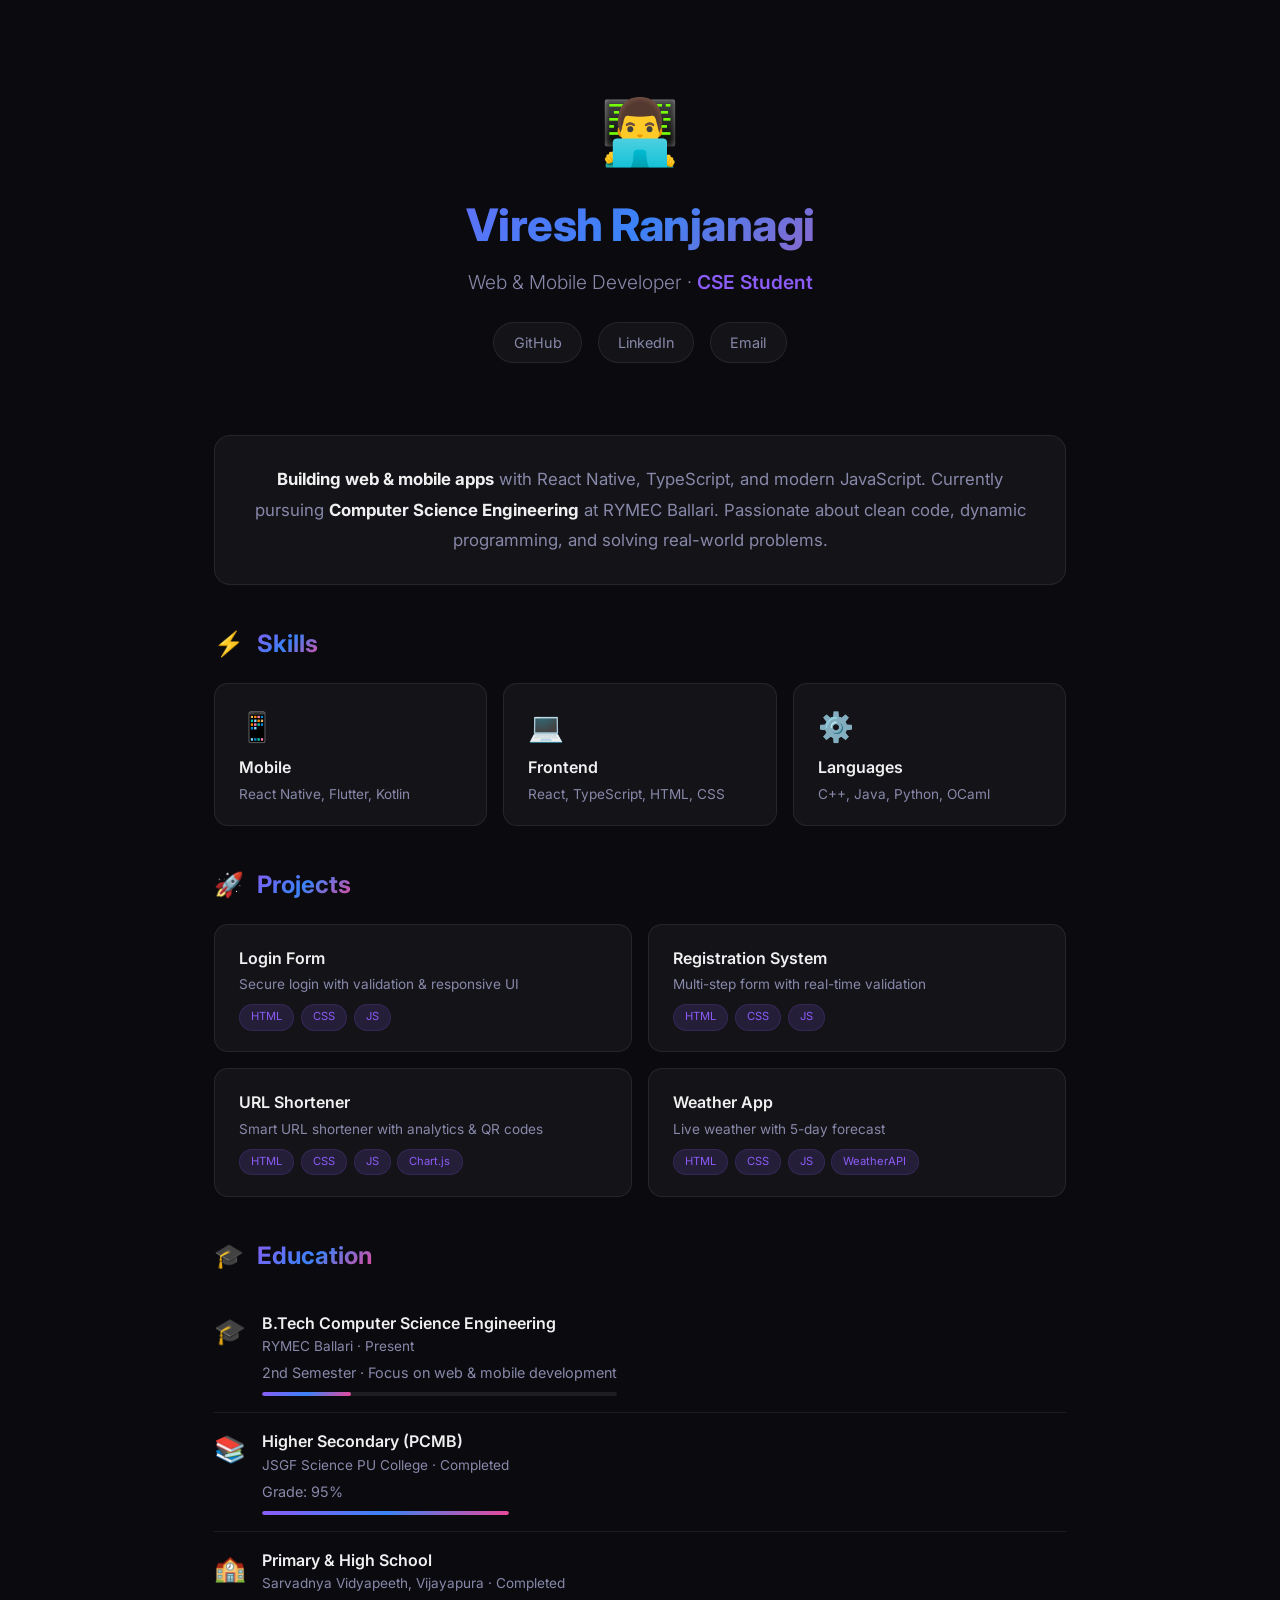
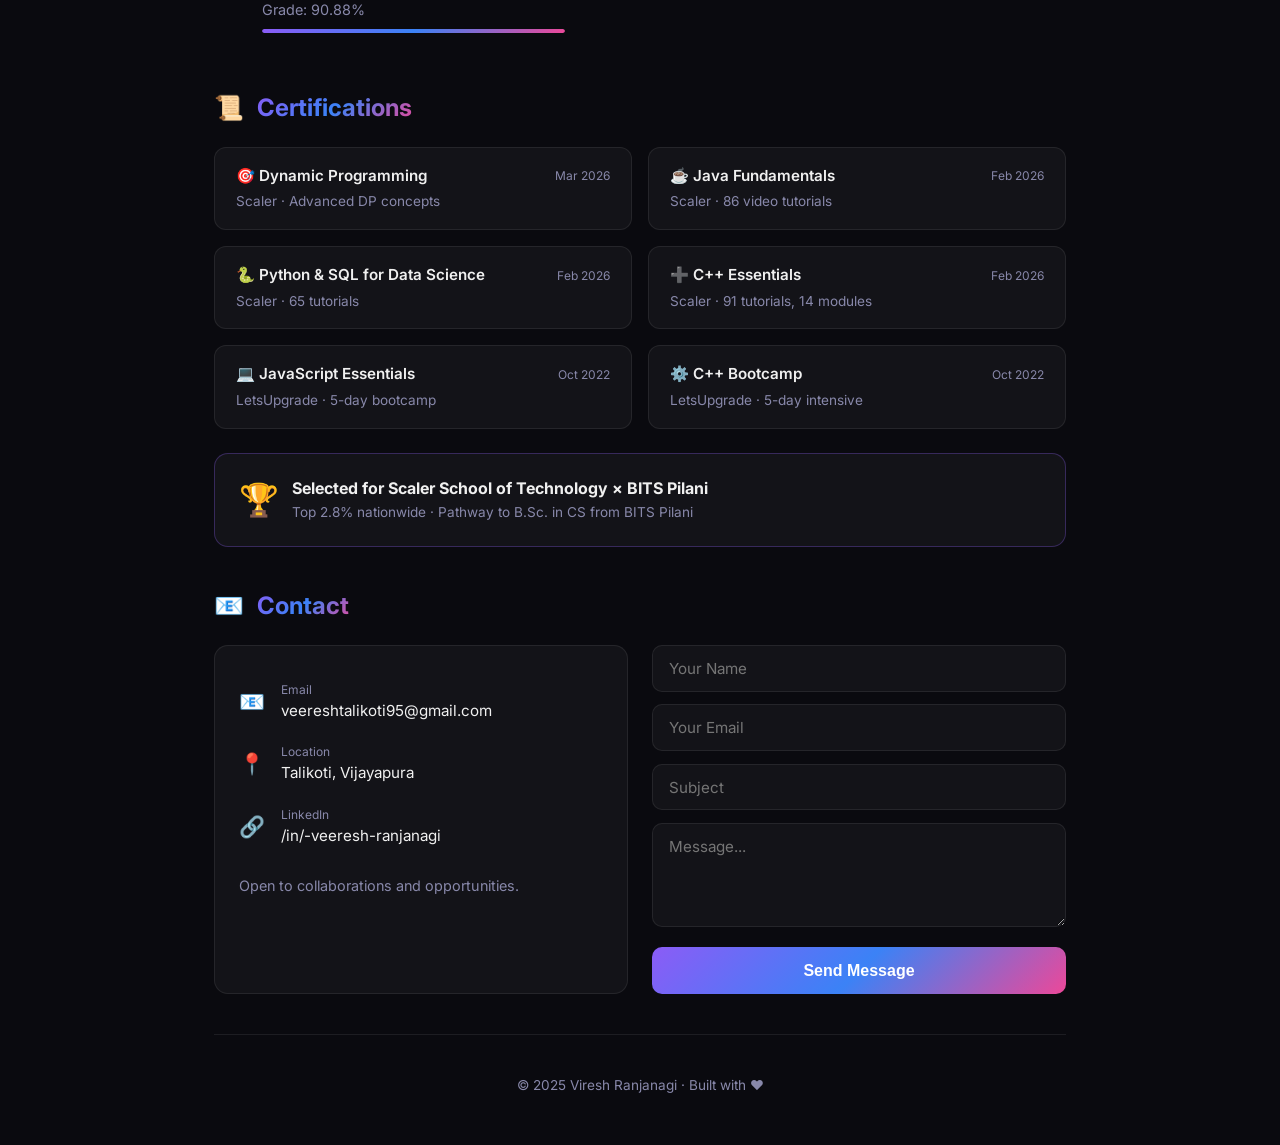
<file: index.html>
<!DOCTYPE html>
<html lang="en">
<head>
    <meta charset="UTF-8" />
    <meta name="viewport" content="width=device-width, initial-scale=1.0" />
    <title>Viresh Ranjanagi</title>
    <link href="https://fonts.googleapis.com/css2?family=Inter:wght@300;400;600;700;800&display=swap" rel="stylesheet" />
    <link rel="stylesheet" href="style.css" />
  <meta name="description" content="Viresh Ranjanagi's portfolio: skills, projects and experience as a creative developer.">
  <meta name="theme-color" content="#0d1117">
  <meta property="og:title" content="Viresh Ranjanagi | Portfolio">
  <meta property="og:description" content="Viresh Ranjanagi's portfolio: skills, projects and experience as a creative developer.">
  <meta property="og:type" content="website">
  <meta name="twitter:card" content="summary">
  <meta name="twitter:title" content="Viresh Ranjanagi | Portfolio">
  <meta name="twitter:description" content="Viresh Ranjanagi's portfolio: skills, projects and experience as a creative developer.">
  <meta name="author" content="Viresh Ranjanagi">
  <link rel="icon" href="data:image/svg+xml,<svg xmlns='http://www.w3.org/2000/svg'><text y='.9em' font-size='90'>&#128104;&#8205;&#128187;</text></svg>">
  <link rel="preconnect" href="https://fonts.googleapis.com">
  <link rel="preconnect" href="https://fonts.gstatic.com" crossorigin>
</head>
<body>
  <noscript><p style="padding:1rem;text-align:center">Please enable JavaScript to view this portfolio.</p></noscript>

    <!-- Header -->
    <header class="header">
        <div class="avatar">👨‍💻</div>
        <h1>Viresh Ranjanagi</h1>
        <p class="tagline">Web & Mobile Developer · <span>CSE Student</span></p>
        <div class="socials">
            <a href="https://github.com/veereshr4446">GitHub</a>
            <a href="https://linkedin.com/in/-veeresh-ranjanagi">LinkedIn</a>
            <a href="mailto:veereshtalikoti95@gmail.com">Email</a>
        </div>
    </header>

    <!-- Bio -->
    <section class="bio">
        <p>
            <strong>Building web & mobile apps</strong> with React Native, TypeScript, and modern JavaScript.
            Currently pursuing <strong>Computer Science Engineering</strong> at RYMEC Ballari.
            Passionate about clean code, dynamic programming, and solving real-world problems.
        </p>
    </section>

    <!-- Skills -->
    <section>
        <h2 class="section-title">⚡ <span>Skills</span></h2>
        <div class="grid-3">
            <div class="card">
                <div class="icon">📱</div>
                <h4>Mobile</h4>
                <p>React Native, Flutter, Kotlin</p>
            </div>
            <div class="card">
                <div class="icon">💻</div>
                <h4>Frontend</h4>
                <p>React, TypeScript, HTML, CSS</p>
            </div>
            <div class="card">
                <div class="icon">⚙️</div>
                <h4>Languages</h4>
                <p>C++, Java, Python, OCaml</p>
            </div>
        </div>
    </section>

    <!-- Projects -->
    <section>
        <h2 class="section-title">🚀 <span>Projects</span></h2>
        <div class="grid-2">
            <div class="card">
                <h4>Login Form</h4>
                <p>Secure login with validation & responsive UI</p>
                <div class="tags">
                    <span>HTML</span><span>CSS</span><span>JS</span>
                </div>
            </div>
            <div class="card">
                <h4>Registration System</h4>
                <p>Multi-step form with real-time validation</p>
                <div class="tags">
                    <span>HTML</span><span>CSS</span><span>JS</span>
                </div>
            </div>
            <div class="card">
                <h4>URL Shortener</h4>
                <p>Smart URL shortener with analytics & QR codes</p>
                <div class="tags">
                    <span>HTML</span><span>CSS</span><span>JS</span><span>Chart.js</span>
                </div>
            </div>
            <div class="card">
                <h4>Weather App</h4>
                <p>Live weather with 5-day forecast</p>
                <div class="tags">
                    <span>HTML</span><span>CSS</span><span>JS</span><span>WeatherAPI</span>
                </div>
            </div>
        </div>
    </section>

    <!-- Education -->
    <section>
        <h2 class="section-title">🎓 <span>Education</span></h2>

        <div class="edu-item">
            <div class="edu-icon">🎓</div>
            <div class="edu-content">
                <h4>B.Tech Computer Science Engineering</h4>
                <div class="meta">RYMEC Ballari · Present</div>
                <div class="desc">2nd Semester · Focus on web & mobile development</div>
                <div class="progress"><div class="fill" style="width:25%"></div></div>
            </div>
        </div>

        <div class="edu-item">
            <div class="edu-icon">📚</div>
            <div class="edu-content">
                <h4>Higher Secondary (PCMB)</h4>
                <div class="meta">JSGF Science PU College · Completed</div>
                <div class="desc">Grade: 95%</div>
                <div class="progress"><div class="fill" style="width:100%"></div></div>
            </div>
        </div>

        <div class="edu-item">
            <div class="edu-icon">🏫</div>
            <div class="edu-content">
                <h4>Primary & High School</h4>
                <div class="meta">Sarvadnya Vidyapeeth, Vijayapura · Completed</div>
                <div class="desc">Grade: 90.88%</div>
                <div class="progress"><div class="fill" style="width:100%"></div></div>
            </div>
        </div>
    </section>

    <!-- Certifications -->
    <section>
        <h2 class="section-title">📜 <span>Certifications</span></h2>
        <div class="grid-2">
            <div class="cert-item">
                <div class="top"><h4>🎯 Dynamic Programming</h4><span class="date">Mar 2026</span></div>
                <p>Scaler · Advanced DP concepts</p>
            </div>
            <div class="cert-item">
                <div class="top"><h4>☕ Java Fundamentals</h4><span class="date">Feb 2026</span></div>
                <p>Scaler · 86 video tutorials</p>
            </div>
            <div class="cert-item">
                <div class="top"><h4>🐍 Python & SQL for Data Science</h4><span class="date">Feb 2026</span></div>
                <p>Scaler · 65 tutorials</p>
            </div>
            <div class="cert-item">
                <div class="top"><h4>➕ C++ Essentials</h4><span class="date">Feb 2026</span></div>
                <p>Scaler · 91 tutorials, 14 modules</p>
            </div>
            <div class="cert-item">
                <div class="top"><h4>💻 JavaScript Essentials</h4><span class="date">Oct 2022</span></div>
                <p>LetsUpgrade · 5-day bootcamp</p>
            </div>
            <div class="cert-item">
                <div class="top"><h4>⚙️ C++ Bootcamp</h4><span class="date">Oct 2022</span></div>
                <p>LetsUpgrade · 5-day intensive</p>
            </div>
        </div>
    </section>

    <!-- Special Achievement -->
    <section>
        <div class="highlight-card">
            <div style="display:flex; align-items:center; gap:0.8rem; flex-wrap:wrap;">
                <span style="font-size:2rem;">🏆</span>
                <div>
                    <h4>Selected for Scaler School of Technology × BITS Pilani</h4>
                    <p style="font-size:0.85rem; color:var(--text-muted);">
                        Top 2.8% nationwide · Pathway to B.Sc. in CS from BITS Pilani
                    </p>
                </div>
            </div>
        </div>
    </section>

    <!-- Contact -->
    <section>
        <h2 class="section-title">📧 <span>Contact</span></h2>
        <div class="contact-grid">
            <div class="contact-info">
                <div class="item">
                    <span class="icon">📧</span>
                    <div><div class="label">Email</div><div class="value">veereshtalikoti95@gmail.com</div></div>
                </div>
                <div class="item">
                    <span class="icon">📍</span>
                    <div><div class="label">Location</div><div class="value">Talikoti, Vijayapura</div></div>
                </div>
                <div class="item">
                    <span class="icon">🔗</span>
                    <div><div class="label">LinkedIn</div><div class="value">/in/-veeresh-ranjanagi</div></div>
                </div>
                <div style="margin-top:1rem; color:var(--text-muted); font-size:0.9rem;">
                    Open to collaborations and opportunities.
                </div>
            </div>
            <form class="contact-form" id="contactForm">
                <input type="text" placeholder="Your Name" required />
                <input type="email" placeholder="Your Email" required />
                <input type="text" placeholder="Subject" />
                <textarea rows="4" placeholder="Message..." required></textarea>
                <button type="submit">Send Message</button>
            </form>
        </div>
    </section>

    <!-- Footer -->
    <footer class="footer">
        © 2025 Viresh Ranjanagi · Built with ❤️
    </footer>

    <script src="script.js"></script>
</body>
</html>
</file>
<file: style.css>
* {
    margin: 0;
    padding: 0;
    box-sizing: border-box;
}

:root {
    --bg: #0a0a0f;
    --card: rgba(255, 255, 255, 0.04);
    --border: rgba(255, 255, 255, 0.08);
    --text: #f0f0f0;
    --text-muted: #8888aa;
    --purple: #8b5cf6;
    --blue: #3b82f6;
    --pink: #ec4899;
    --gradient: linear-gradient(135deg, var(--purple), var(--blue), var(--pink));
}

body {
    font-family: 'Inter', sans-serif;
    background: var(--bg);
    color: var(--text);
    line-height: 1.6;
    padding: 2rem 1.5rem;
    max-width: 900px;
    margin: 0 auto;
}

/* ===== HEADER ===== */
.header {
    text-align: center;
    padding: 3rem 0 2rem;
}

.avatar {
    font-size: 4rem;
    margin-bottom: 0.5rem;
}

h1 {
    font-size: 2.8rem;
    font-weight: 800;
    background: var(--gradient);
    -webkit-background-clip: text;
    -webkit-text-fill-color: transparent;
    letter-spacing: -0.5px;
}

.tagline {
    font-size: 1.2rem;
    color: var(--text-muted);
    margin-top: 0.3rem;
    font-weight: 300;
}

.tagline span {
    color: var(--purple);
    font-weight: 600;
}

/* ===== SOCIALS ===== */
.socials {
    display: flex;
    justify-content: center;
    gap: 1rem;
    margin: 1.5rem 0 2.5rem;
}

.socials a {
    color: var(--text-muted);
    text-decoration: none;
    padding: 0.5rem 1.2rem;
    border: 1px solid var(--border);
    border-radius: 50px;
    font-size: 0.9rem;
    transition: 0.3s;
    background: var(--card);
}

.socials a:hover {
    background: var(--gradient);
    color: #fff;
    border-color: transparent;
    transform: translateY(-2px);
}

/* ===== BIO ===== */
.bio {
    background: var(--card);
    border: 1px solid var(--border);
    border-radius: 16px;
    padding: 1.8rem;
    margin-bottom: 2.5rem;
    text-align: center;
    color: var(--text-muted);
    font-size: 1.05rem;
    line-height: 1.8;
}

.bio strong {
    color: var(--text);
}

/* ===== SECTION TITLES ===== */
.section-title {
    font-size: 1.5rem;
    font-weight: 700;
    margin: 2.5rem 0 1.2rem;
    display: flex;
    align-items: center;
    gap: 0.8rem;
}

.section-title span {
    background: var(--gradient);
    -webkit-background-clip: text;
    -webkit-text-fill-color: transparent;
}

/* ===== GRIDS ===== */
.grid-2 {
    display: grid;
    grid-template-columns: 1fr 1fr;
    gap: 1rem;
}

.grid-3 {
    display: grid;
    grid-template-columns: 1fr 1fr 1fr;
    gap: 1rem;
}

/* ===== CARDS ===== */
.card {
    background: var(--card);
    border: 1px solid var(--border);
    border-radius: 14px;
    padding: 1.3rem 1.5rem;
    transition: 0.3s;
}

.card:hover {
    border-color: var(--purple);
    transform: translateY(-3px);
}

.card .icon {
    font-size: 1.8rem;
    margin-bottom: 0.3rem;
}

.card h4 {
    font-size: 1rem;
    font-weight: 600;
    margin-bottom: 0.2rem;
}

.card p {
    font-size: 0.85rem;
    color: var(--text-muted);
    line-height: 1.5;
}

.card .tags {
    display: flex;
    flex-wrap: wrap;
    gap: 0.4rem;
    margin-top: 0.6rem;
}

.card .tags span {
    font-size: 0.7rem;
    background: rgba(139, 92, 246, 0.15);
    color: var(--purple);
    padding: 0.2rem 0.7rem;
    border-radius: 50px;
    border: 1px solid rgba(139, 92, 246, 0.15);
}

/* ===== EDUCATION ===== */
.edu-item {
    display: flex;
    gap: 1rem;
    padding: 1rem 0;
    border-bottom: 1px solid var(--border);
}

.edu-item:last-child {
    border-bottom: none;
}

.edu-icon {
    font-size: 1.6rem;
    flex-shrink: 0;
}

.edu-content h4 {
    font-weight: 600;
}

.edu-content .meta {
    font-size: 0.85rem;
    color: var(--text-muted);
}

.edu-content .desc {
    font-size: 0.9rem;
    color: var(--text-muted);
    margin-top: 0.2rem;
}

.progress {
    height: 4px;
    background: var(--border);
    border-radius: 4px;
    margin-top: 0.5rem;
    overflow: hidden;
}

.progress .fill {
    height: 100%;
    background: var(--gradient);
    border-radius: 4px;
}

/* ===== CERTIFICATIONS ===== */
.cert-item {
    background: var(--card);
    border: 1px solid var(--border);
    border-radius: 12px;
    padding: 1rem 1.3rem;
    transition: 0.3s;
}

.cert-item:hover {
    border-color: var(--pink);
}

.cert-item .top {
    display: flex;
    justify-content: space-between;
    align-items: center;
}

.cert-item .top h4 {
    font-weight: 600;
    font-size: 0.95rem;
}

.cert-item .top .date {
    font-size: 0.75rem;
    color: var(--text-muted);
}

.cert-item p {
    font-size: 0.85rem;
    color: var(--text-muted);
    margin-top: 0.2rem;
}

/* ===== HIGHLIGHT CARD ===== */
.highlight-card {
    background: var(--card);
    border: 1px solid rgba(139, 92, 246, 0.3);
    border-radius: 14px;
    padding: 1.3rem 1.5rem;
    margin-top: 1.5rem;
    transition: 0.3s;
}

.highlight-card:hover {
    border-color: var(--purple);
}

/* ===== CONTACT ===== */
.contact-grid {
    display: grid;
    grid-template-columns: 1fr 1fr;
    gap: 1.5rem;
    margin-top: 1rem;
}

.contact-info {
    background: var(--card);
    border: 1px solid var(--border);
    border-radius: 14px;
    padding: 1.5rem;
}

.contact-info .item {
    display: flex;
    align-items: center;
    gap: 1rem;
    padding: 0.6rem 0;
}

.contact-info .item .icon {
    font-size: 1.3rem;
}

.contact-info .item .label {
    font-size: 0.75rem;
    color: var(--text-muted);
}

.contact-info .item .value {
    font-size: 0.95rem;
}

.contact-form input,
.contact-form textarea {
    width: 100%;
    padding: 0.8rem 1rem;
    background: var(--card);
    border: 1px solid var(--border);
    border-radius: 10px;
    color: var(--text);
    font-family: inherit;
    font-size: 0.95rem;
    margin-bottom: 0.8rem;
    transition: 0.3s;
}

.contact-form input:focus,
.contact-form textarea:focus {
    outline: none;
    border-color: var(--purple);
}

.contact-form button {
    width: 100%;
    padding: 0.9rem;
    background: var(--gradient);
    border: none;
    border-radius: 10px;
    color: #fff;
    font-weight: 600;
    font-size: 1rem;
    cursor: pointer;
    transition: 0.3s;
}

.contact-form button:hover {
    opacity: 0.85;
    transform: scale(1.01);
}

/* ===== FOOTER ===== */
.footer {
    text-align: center;
    padding: 2.5rem 0 1rem;
    color: var(--text-muted);
    font-size: 0.85rem;
    border-top: 1px solid var(--border);
    margin-top: 2.5rem;
}

/* ===== RESPONSIVE ===== */
@media (max-width: 700px) {
    .grid-2 {
        grid-template-columns: 1fr;
    }
    .grid-3 {
        grid-template-columns: 1fr;
    }
    .contact-grid {
        grid-template-columns: 1fr;
    }
    h1 {
        font-size: 2rem;
    }
    .socials {
        flex-wrap: wrap;
    }
}

/* added: smooth-scroll */
html { scroll-behavior: smooth; }

/* added: selection */
::selection { background: #58a6ff; color: #0d1117; }

/* added: scrollbar */
::-webkit-scrollbar { width: 8px; }
::-webkit-scrollbar-track { background: #0d1117; }
::-webkit-scrollbar-thumb { background: #30363d; border-radius: 4px; }
::-webkit-scrollbar-thumb:hover { background: #484f58; }

/* added: focus-visible */
:focus-visible { outline: 2px solid #58a6ff; outline-offset: 3px; }

/* added: reduced-motion */
@media (prefers-reduced-motion: reduce) {
  *, *::before, *::after { animation-duration: 0.01ms !important; animation-iteration-count: 1 !important; transition-duration: 0.01ms !important; scroll-behavior: auto !important; }
}

/* added: responsive-media */
img, video { max-width: 100%; height: auto; }

/* added: font-smoothing */
body { -webkit-font-smoothing: antialiased; -moz-osx-font-smoothing: grayscale; text-rendering: optimizeLegibility; }

/* added: text-size-adjust */
html { -webkit-text-size-adjust: 100%; text-size-adjust: 100%; }

/* added: scroll-margin */
section[id] { scroll-margin-top: 80px; }
</file>
